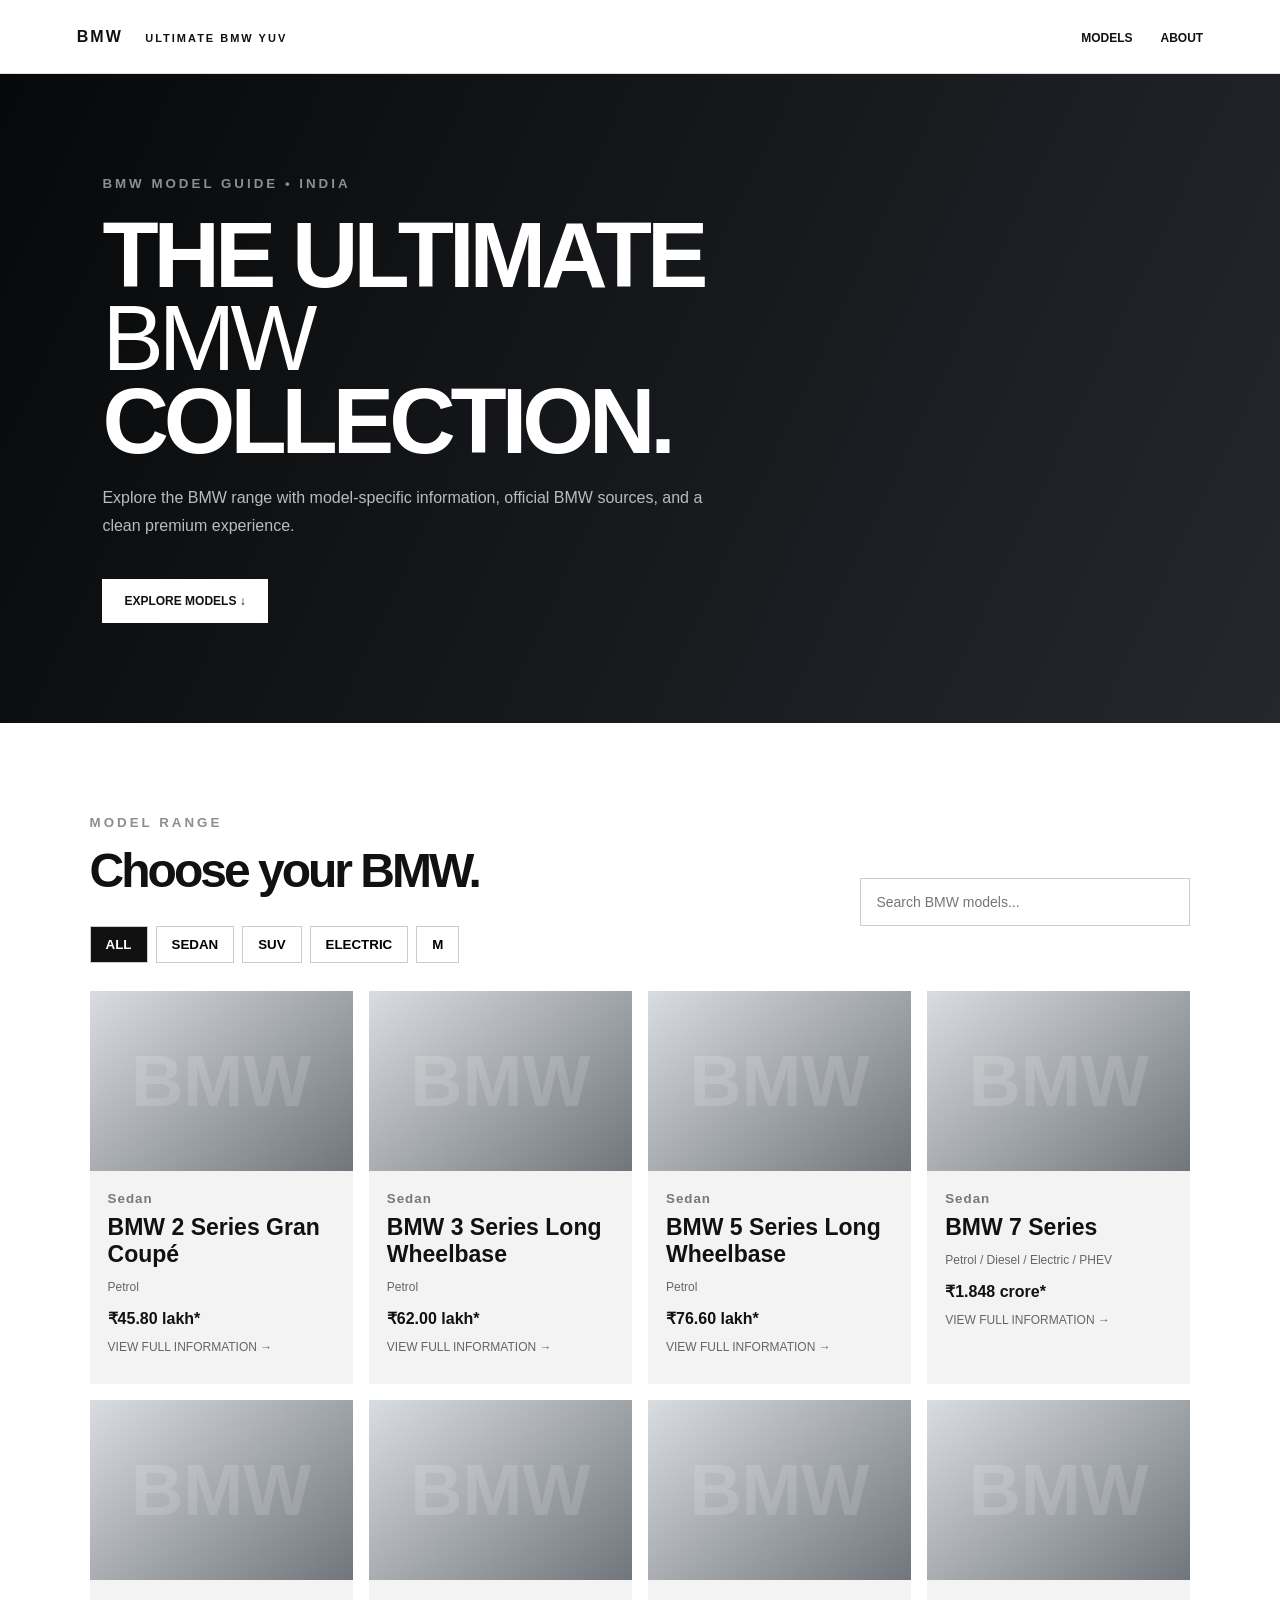
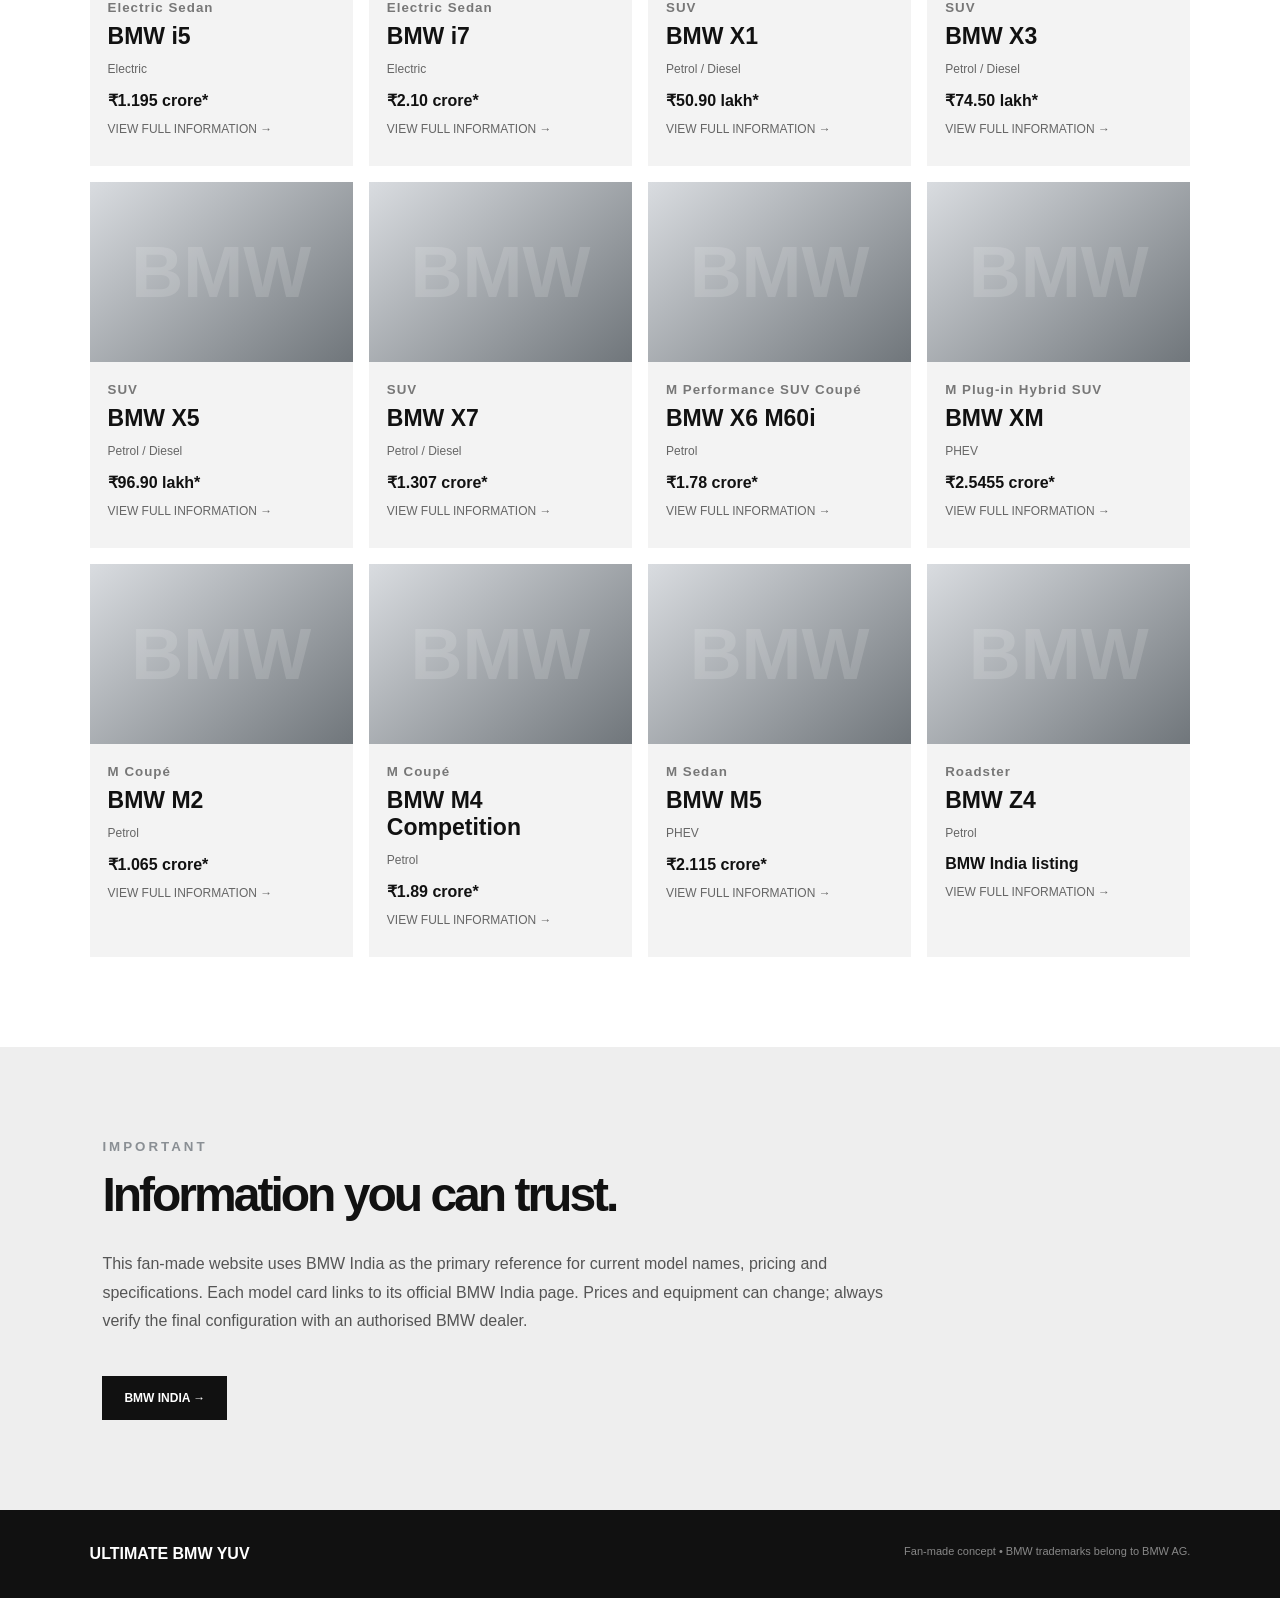
<file: index-6.html>
<!doctype html><html><head><meta charset='utf-8'><meta name='viewport' content='width=device-width,initial-scale=1'>
<title>Ultimate BMW Yuv</title><style>
*{box-sizing:border-box}body{margin:0;font-family:Arial,Helvetica,sans-serif;color:#111}header{height:74px;padding:0 6vw;display:flex;justify-content:space-between;align-items:center;border-bottom:1px solid #ddd;position:sticky;top:0;background:#fff;z-index:5}.logo{font-weight:900;letter-spacing:2px}.logo span{font-size:11px;margin-left:16px}nav a{margin-left:28px;text-decoration:none;color:#111;font-size:12px;font-weight:800}.hero{min-height:610px;background:linear-gradient(115deg,#070809,#24282d);color:#fff;padding:100px 8vw;display:flex;align-items:center}.hero>div{max-width:700px}.hero small,.models small,.about small{letter-spacing:3px;font-weight:800;color:#8a8f94}.hero h1{font-size:clamp(48px,8vw,92px);line-height:.9;letter-spacing:-5px;margin:22px 0}.hero i{font-style:normal;font-weight:300}.hero p{max-width:600px;color:#bbb;line-height:1.7}.btn{display:inline-block;margin-top:24px;padding:15px 22px;background:#fff;color:#111;text-decoration:none;font-size:12px;font-weight:900}.models{padding:90px 7vw}.heading{display:flex;justify-content:space-between;align-items:end;gap:20px}.heading h2,.about h2{font-size:48px;letter-spacing:-3px;margin:12px 0 28px}.heading input{padding:15px;width:330px;border:1px solid #ccc;font-size:14px}.filters{display:flex;gap:8px;margin-bottom:28px;flex-wrap:wrap}.filters button{padding:10px 15px;background:#fff;border:1px solid #ccc;font-weight:800;cursor:pointer}.filters button.active{background:#111;color:#fff}.filters button:first-child{background:#111;color:#fff}#grid{display:grid;grid-template-columns:repeat(4,1fr);gap:16px}.card{background:#f3f3f3;cursor:pointer;transition:.2s}.card:hover{transform:translateY(-4px);box-shadow:0 15px 35px #0002}.carpic{height:180px;background:linear-gradient(140deg,#d9dce0,#70767b);display:grid;place-items:center;position:relative;overflow:hidden}.carpic:after{content:'BMW';font-size:72px;font-weight:900;color:#ffffff24}.card .body{padding:18px}.card small{letter-spacing:1px;color:#777}.card h3{font-size:23px;margin:7px 0}.card p{font-size:12px;color:#666}.price{font-weight:900;margin-top:15px}.about{padding:90px 8vw;background:#eee}.about p{max-width:800px;color:#555;line-height:1.8}.dark{background:#111;color:#fff}footer{background:#111;color:#fff;padding:35px 7vw;font-weight:900}footer span{float:right;color:#888;font-size:11px;font-weight:400}#modal{display:none;position:fixed;inset:0;z-index:20}.back{position:absolute;inset:0;background:#000b}.modal{position:relative}.modal article{position:absolute;left:50%;top:50%;transform:translate(-50%,-50%);background:#fff;width:min(850px,94vw);max-height:90vh;overflow:auto;padding:42px}.modal article>button{position:absolute;right:12px;top:10px;border:0;background:#eee;border-radius:50%;width:38px;height:38px;font-size:25px}.detail h2{font-size:48px;margin:0}.detail h3{border-bottom:1px solid #ddd;padding-bottom:8px;margin-top:28px}.detail p{color:#555;line-height:1.6}.source{display:inline-block;margin-top:15px;color:#111;font-weight:800}ul{line-height:1.8;color:#555}@media(max-width:900px){#grid{grid-template-columns:repeat(2,1fr)}}@media(max-width:600px){nav{display:none}.logo span{display:none}.hero{padding:70px 7vw}.hero h1{letter-spacing:-3px}.models{padding:60px 6vw}.heading{display:block}.heading h2,.about h2{font-size:38px}.heading input{width:100%}#grid{grid-template-columns:1fr}footer span{float:none;display:block;margin-top:10px}.modal article{padding:28px}.detail h2{font-size:38px}}
</style></head><body>
<header><div class='logo'>BMW <span>ULTIMATE BMW YUV</span></div><nav><a href='#models'>MODELS</a><a href='#about'>ABOUT</a></nav></header>
<section class='hero'><div><small>BMW MODEL GUIDE • INDIA</small><h1>THE ULTIMATE<br><i>BMW</i> COLLECTION.</h1><p>Explore the BMW range with model-specific information, official BMW sources, and a clean premium experience.</p><a class='btn' href='#models'>EXPLORE MODELS ↓</a></div></section>
<section id='models' class='models'><div class='heading'><div><small>MODEL RANGE</small><h2>Choose your BMW.</h2></div><input id='search' placeholder='Search BMW models...'></div>
<div class='filters'><button data-f='all'>ALL</button><button data-f='sedan'>SEDAN</button><button data-f='suv'>SUV</button><button data-f='electric'>ELECTRIC</button><button data-f='m'>M</button></div>
<div id='grid'></div></section>
<section id='about' class='about'><small>IMPORTANT</small><h2>Information you can trust.</h2><p>This fan-made website uses BMW India as the primary reference for current model names, pricing and specifications. Each model card links to its official BMW India page. Prices and equipment can change; always verify the final configuration with an authorised BMW dealer.</p><a class='btn dark' href='https://www.bmw.in/en/all-models.html'>BMW INDIA →</a></section>
<footer>ULTIMATE BMW YUV <span>Fan-made concept • BMW trademarks belong to BMW AG.</span></footer>
<div id='modal'><div class='back' onclick='closeModal()'></div><article><button onclick='closeModal()'>×</button><div id='details'></div></article></div>
<script>
const cars=[{"name": "2 Series Gran Coup\u00e9", "type": "Sedan", "fuel": "Petrol", "price": "\u20b945.80 lakh*", "official": "https://www.bmw.in/en/all-models/2-series/2-series-gran-coupe/bmw-2-series-gran-coupe.html"}, {"name": "3 Series Long Wheelbase", "type": "Sedan", "fuel": "Petrol", "price": "\u20b962.00 lakh*", "official": "https://www.bmw.in/en/all-models/3-series/bmw-3-series-long-wheelbase.html"}, {"name": "5 Series Long Wheelbase", "type": "Sedan", "fuel": "Petrol", "price": "\u20b976.60 lakh*", "official": "https://www.bmw.in/en/all-models/5-series/sedan/bmw-5-series-sedan-g68.html"}, {"name": "7 Series", "type": "Sedan", "fuel": "Petrol / Diesel / Electric / PHEV", "price": "\u20b91.848 crore*", "official": "https://www.bmw.in/en/all-models/7-series/7-series-sedan/bmw-7-series-sedan.html"}, {"name": "i5", "type": "Electric Sedan", "fuel": "Electric", "price": "\u20b91.195 crore*", "official": "https://www.bmw.in/en/all-models/5-series/bmw-i5.html"}, {"name": "i7", "type": "Electric Sedan", "fuel": "Electric", "price": "\u20b92.10 crore*", "official": "https://www.bmw.in/en/all-models/7-series/bmw-i7.html"}, {"name": "X1", "type": "SUV", "fuel": "Petrol / Diesel", "price": "\u20b950.90 lakh*", "official": "https://www.bmw.in/en/all-models/x-series/X1/bmw-x1-overview.html"}, {"name": "X3", "type": "SUV", "fuel": "Petrol / Diesel", "price": "\u20b974.50 lakh*", "official": "https://www.bmw.in/en/all-models/x-series/x3/bmw-x3.html"}, {"name": "X5", "type": "SUV", "fuel": "Petrol / Diesel", "price": "\u20b996.90 lakh*", "official": "https://www.bmw.in/en/all-models/x-series/x5/x5-2025-g05.html"}, {"name": "X7", "type": "SUV", "fuel": "Petrol / Diesel", "price": "\u20b91.307 crore*", "official": "https://www.bmw.in/en/all-models/x-series/x7/bmw-x7-overview.html"}, {"name": "X6 M60i", "type": "M Performance SUV Coup\u00e9", "fuel": "Petrol", "price": "\u20b91.78 crore*", "official": "https://www.bmw.in/en/all-models/x-series/x6.html"}, {"name": "XM", "type": "M Plug-in Hybrid SUV", "fuel": "PHEV", "price": "\u20b92.5455 crore*", "official": "https://www.bmw.in/en/all-models/x-series/xm.html"}, {"name": "M2", "type": "M Coup\u00e9", "fuel": "Petrol", "price": "\u20b91.065 crore*", "official": "https://www.bmw.in/en/all-models/m-series/m2-series/bmw-m2-coupe.html"}, {"name": "M4 Competition", "type": "M Coup\u00e9", "fuel": "Petrol", "price": "\u20b91.89 crore*", "official": "https://www.bmw.in/en/all-models/m-series/bmw-4-series-m-models/bmw-m4-coupe.html"}, {"name": "M5", "type": "M Sedan", "fuel": "PHEV", "price": "\u20b92.115 crore*", "official": "https://www.bmw.in/en/all-models/m-series/m5-series/2024/bmw-m5-sedan.html"}, {"name": "Z4", "type": "Roadster", "fuel": "Petrol", "price": "BMW India listing", "official": "https://www.bmw.in/en/all-models/z-series.html"}];let active='all';const grid=document.getElementById('grid');const search=document.getElementById('search');function render(){let q=search.value.toLowerCase();let a=cars.filter(c=>(active==='all'||c.type.toLowerCase().includes(active)||(active==='m'&&c.type.includes('M'))||(active==='electric'&&c.fuel==='Electric'))&&c.name.toLowerCase().includes(q));grid.innerHTML=a.map((c,i)=>`<div class='card' onclick='openCar(${cars.indexOf(c)})'><div class='carpic'></div><div class='body'><small>${c.type}</small><h3>BMW ${c.name}</h3><p>${c.fuel}</p><div class='price'>${c.price}</div><p>VIEW FULL INFORMATION →</p></div></div>`).join('')}document.querySelectorAll('.filters button').forEach(b=>b.onclick=()=>{active=b.dataset.f;document.querySelectorAll('.filters button').forEach(x=>x.classList.remove('active'));b.classList.add('active');render()});search.oninput=render;function openCar(i){let c=cars[i];document.getElementById('details').innerHTML=`<div class='detail'><small>${c.type} • ${c.fuel}</small><h2>BMW ${c.name}</h2><h3>India price</h3><p><b>${c.price}</b></p><h3>Model information</h3><ul><li>Model: BMW ${c.name}</li><li>Category: ${c.type}</li><li>Powertrain: ${c.fuel}</li><li>Current India listing: ${c.price}</li></ul><h3>Full specification database</h3><p>For engine displacement, cylinders, power, torque, acceleration, top speed, dimensions, weight, luggage capacity, wheels, brakes, suspension, fuel/energy consumption, electric range, charging, safety equipment and available options, use the official model page below. Specifications are variant-specific and are kept linked to BMW's official source instead of being guessed.</p><a class='source' href='${c.official}' target='_blank'>OPEN OFFICIAL BMW INDIA DETAILS →</a></div>`;document.getElementById('modal').style.display='block'}function closeModal(){document.getElementById('modal').style.display='none'}render();
</script></body></html>
</file>
